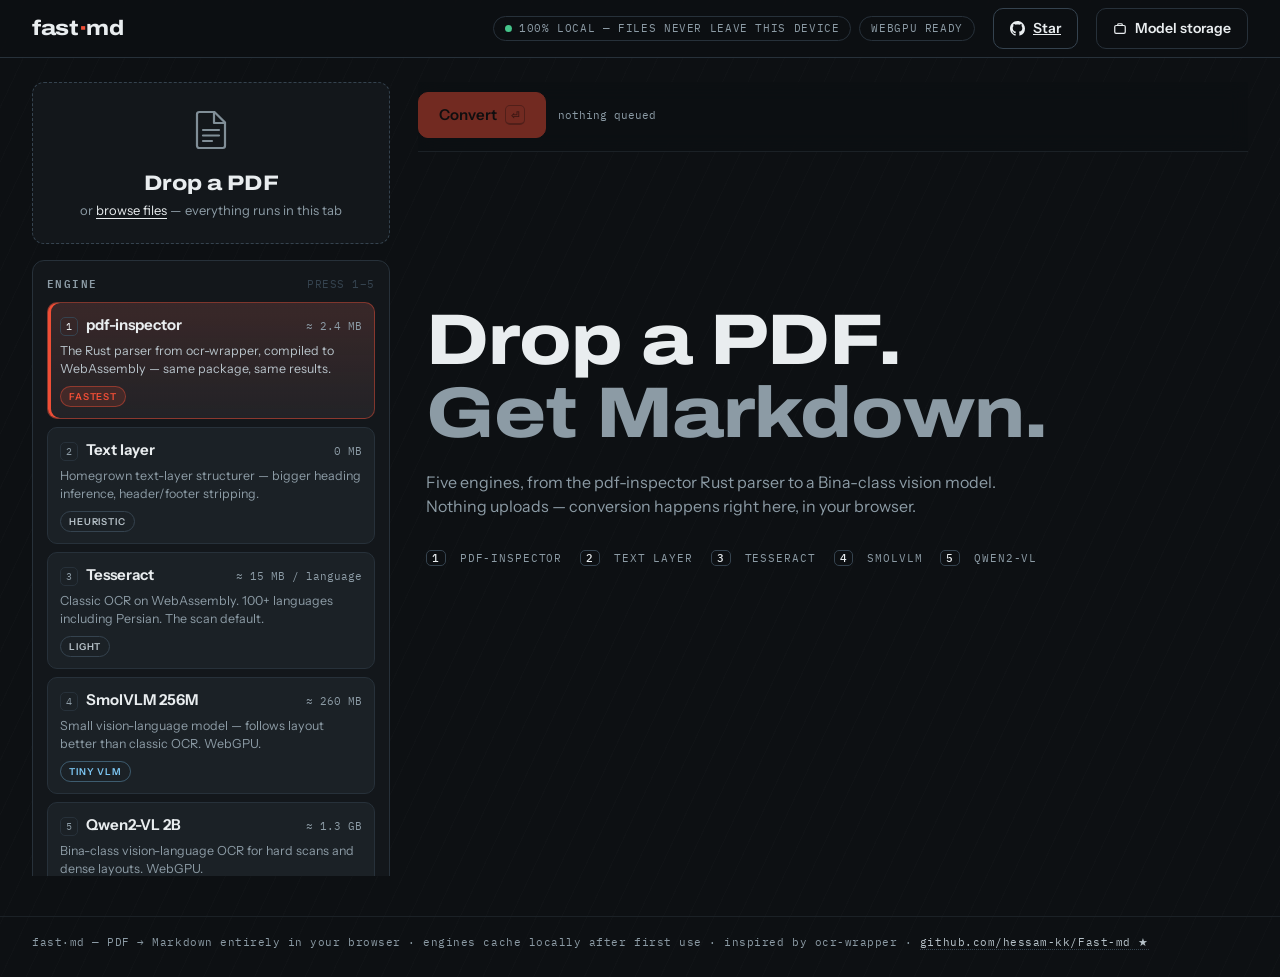
<file: index.html>
<!doctype html>
<html lang="en">
<head>
  <meta charset="utf-8" />
  <meta name="viewport" content="width=device-width, initial-scale=1" />
  <title>fast·md — PDF → Markdown, entirely in your browser</title>
  <meta name="description" content="Convert PDFs to Markdown with in-browser OCR engines. Nothing uploads — files never leave your device, models cache locally." />
  <meta name="color-scheme" content="dark" />
  <link rel="icon" href="favicon.svg" type="image/svg+xml" />
  <link rel="preconnect" href="https://fonts.googleapis.com" />
  <link rel="preconnect" href="https://fonts.gstatic.com" crossorigin />
  <link rel="preconnect" href="https://cdn.jsdelivr.net" crossorigin />
  <link rel="preconnect" href="https://huggingface.co" crossorigin />
  <link href="https://fonts.googleapis.com/css2?family=Archivo:ital,wdth,wght@0,62..125,100..900&family=IBM+Plex+Mono:wght@400;500;600&family=Instrument+Sans:wght@400;500;600;700&display=swap" rel="stylesheet" />
  <link rel="stylesheet" href="styles.css" />
  <script type="importmap">
    {
      "imports": {
        "@huggingface/transformers": "https://cdn.jsdelivr.net/npm/@huggingface/transformers@4.3.1/dist/transformers.web.js",
        "onnxruntime-web": "https://cdn.jsdelivr.net/npm/onnxruntime-web@1.31.0-dev.20260914-8d85527a0/dist/ort.bundle.min.mjs",
        "onnxruntime-web/webgpu": "https://cdn.jsdelivr.net/npm/onnxruntime-web@1.31.0-dev.20260914-8d85527a0/dist/ort.webgpu.bundle.min.mjs",
        "onnxruntime-web/wasm": "https://cdn.jsdelivr.net/npm/onnxruntime-web@1.31.0-dev.20260914-8d85527a0/dist/ort.wasm.bundle.min.mjs",
        "onnxruntime-common": "https://cdn.jsdelivr.net/npm/onnxruntime-common@1.31.0-dev.20260911-2a43ec07e/dist/esm/index.js"
      }
    }
  </script>
  <script src="vendor/tesseract/tesseract.min.js" defer></script>
</head>
<body>
  <header class="top">
    <a class="brand display" href="./" aria-label="fast·md home">fast<span class="brand-dot">·</span>md</a>
    <div class="top-status">
      <span class="chip mono"><span class="dot dot--done"></span>100% local — files never leave this device</span>
      <span class="chip chip--device mono" id="gpuChip">WebGPU…</span>
    </div>
    <a class="btn btn--ghost btn--gh" id="ghLink" href="https://github.com/hessam-kk/Fast-md" target="_blank" rel="noopener" aria-label="Star fast·md on GitHub">
      <svg width="15" height="15" viewBox="0 0 16 16" fill="currentColor" aria-hidden="true">
        <path d="M8 0C3.58 0 0 3.58 0 8c0 3.54 2.29 6.53 5.47 7.59.4.07.55-.17.55-.38 0-.19-.01-.82-.01-1.49-2.01.37-2.53-.49-2.69-.94-.09-.23-.48-.94-.82-1.13-.28-.15-.68-.52-.01-.53.63-.01 1.08.58 1.23.82.72 1.21 1.87.87 2.33.66.07-.52.28-.87.51-1.07-1.78-.2-3.64-.89-3.64-3.95 0-.87.31-1.59.82-2.15-.08-.2-.36-1.02.08-2.12 0 0 .67-.21 2.2.82.64-.18 1.32-.27 2-.27s1.36.09 2 .27c1.53-1.04 2.2-.82 2.2-.82.44 1.1.16 1.92.08 2.12.51.56.82 1.27.82 2.15 0 3.07-1.87 3.75-3.65 3.95.29.25.54.73.54 1.48 0 1.07-.01 1.93-.01 2.2 0 .21.15.46.55.38A8.01 8.01 0 0 0 16 8c0-4.42-3.58-8-8-8Z"/>
      </svg>
      <span id="ghStars">Star</span>
    </a>
    <button class="btn btn--ghost" id="storageBtn" type="button">
      <svg width="14" height="14" viewBox="0 0 16 16" fill="none" aria-hidden="true">
        <path d="M2 5.5C2 4.67 2.67 4 3.5 4h9c.83 0 1.5.67 1.5 1.5v6c0 .83-.67 1.5-1.5 1.5h-9A1.5 1.5 0 0 1 2 11.5v-6Z" stroke="currentColor" stroke-width="1.4"/>
        <path d="M5.5 4V2.8c0-.44.36-.8.8-.8h3.4c.44 0 .8.36.8.8V4" stroke="currentColor" stroke-width="1.4"/>
      </svg>
      Model storage
    </button>
  </header>

  <main class="layout">
    <aside class="side">
      <div class="drop" id="dropzone" role="button" tabindex="0" aria-label="Drop a PDF or browse files">
        <svg class="drop-icon" width="34" height="42" viewBox="0 0 34 42" fill="none" aria-hidden="true">
          <path d="M3 5.2A2.2 2.2 0 0 1 5.2 3h15.3L31 13.5v23.3A2.2 2.2 0 0 1 28.8 39H5.2A2.2 2.2 0 0 1 3 36.8V5.2Z" stroke="currentColor" stroke-width="2.2"/>
          <path d="M20 3.6V14h10.4" stroke="currentColor" stroke-width="2.2" stroke-linejoin="round"/>
          <path d="M9 21h16M9 26.5h16M9 32h9" stroke="currentColor" stroke-width="2.2" stroke-linecap="round"/>
        </svg>
        <div class="drop-title display">Drop a PDF</div>
        <div class="drop-sub">or <span class="link">browse files</span> — everything runs in this tab</div>
        <input type="file" id="fileInput" accept="application/pdf,.pdf" multiple hidden />
      </div>

      <p class="hint mono is-hidden" id="pdfHint"></p>

      <div class="queue is-hidden" id="fileListRow">
        <ul class="file-list" id="fileList"></ul>
      </div>

      <section class="panel" aria-label="Conversion engines">
        <h2 class="eyebrow mono">Engine <span class="eyebrow-keys">press 1–5</span></h2>
        <div class="engine-rail" id="engineRail" role="radiogroup" aria-label="Choose engine"></div>
      </section>

      <section class="panel" aria-label="Options">
        <h2 class="eyebrow mono">Options</h2>

        <div class="opt-row" id="dpiRow">
          <span class="opt-label">Render DPI <span class="opt-note">OCR engines only</span></span>
          <div class="seg">
            <button class="seg-btn mono" type="button" data-dpi="150">150</button>
            <button class="seg-btn mono" type="button" data-dpi="220">220</button>
            <button class="seg-btn mono" type="button" data-dpi="300">300</button>
          </div>
        </div>

        <div class="opt-row" id="workersRow">
          <span class="opt-label">OCR workers <span class="opt-note">Tesseract</span></span>
          <div class="seg">
            <button class="seg-btn mono" type="button" data-workers="1">1</button>
            <button class="seg-btn mono" type="button" data-workers="2">2</button>
            <button class="seg-btn mono" type="button" data-workers="3">3</button>
            <button class="seg-btn mono" type="button" data-workers="4">4</button>
          </div>
        </div>

        <div class="opt-row" id="langRow">
          <span class="opt-label">Languages <span class="opt-note">Tesseract</span></span>
          <div class="lang-chips" id="langChips"></div>
        </div>

        <div class="opt-row opt-row--tokens is-hidden" id="tokensRow">
          <span class="opt-label">Max tokens / page <span class="opt-note mono" id="tokensValue">1024</span></span>
          <input type="range" id="maxTokens" min="256" max="2048" step="128" aria-label="Max tokens per page" />
        </div>

        <div class="opt-row">
          <span class="opt-label">Pages <span class="opt-note">blank = all, e.g. 1-10, 15</span></span>
          <input type="text" id="pageRange" class="input mono" placeholder="all" spellcheck="false" autocomplete="off" />
        </div>

        <div class="opt-row">
          <span class="opt-label">Persian tidy-up <span class="opt-note">half-spaces &amp; glyphs</span></span>
          <select id="normalizeSel" class="input">
            <option value="auto">Auto — when text is RTL</option>
            <option value="on">Always on</option>
            <option value="off">Off</option>
          </select>
        </div>
      </section>
    </aside>

    <section class="stage">
      <div class="stage-bar">
        <button class="btn btn--primary" id="convertBtn" type="button">
          Convert <kbd>⏎</kbd>
        </button>
        <span class="runbar-count mono" id="convertCount">nothing queued</span>
        <button class="btn btn--danger is-hidden" id="stopBtn" type="button">Stop <kbd>esc</kbd></button>
      </div>
      <div class="stage-empty" id="stageEmpty">
        <h1 class="hero display">Drop a PDF.<br /><span class="hero-dim">Get Markdown.</span></h1>
        <p class="hero-sub">Five engines, from the pdf-inspector Rust parser to a Bina-class
          vision model. Nothing uploads — conversion happens right here, in your browser.</p>
        <div class="legend mono" aria-hidden="true">
          <span><b>1</b> pdf-inspector</span><span><b>2</b> Text layer</span>
          <span><b>3</b> Tesseract</span><span><b>4</b> SmolVLM</span>
          <span><b>5</b> Qwen2-VL</span>
        </div>
      </div>

      <div class="stage-run is-hidden" id="stageRun">
        <div class="run-head">
          <h2 class="run-title" id="runTitle">Converting…</h2>
          <div class="run-stats mono">
            <div class="stat"><span class="stat-label">pages</span><span class="stat-value" id="statDone">0/0</span></div>
            <div class="stat"><span class="stat-label">pg / s</span><span class="stat-value" id="statRate">0.0</span></div>
            <div class="stat"><span class="stat-label">eta</span><span class="stat-value" id="statEta">—</span></div>
          </div>
        </div>
        <div class="reel" id="reel" aria-hidden="true"></div>
        <div class="model-status is-hidden" id="modelStatus">
          <span class="model-label mono" id="modelLabel">Loading…</span>
          <div class="model-track"><div class="model-bar" id="modelBar"></div></div>
          <span class="model-bytes mono" id="modelBytes"></span>
        </div>
      </div>

      <div class="stage-result is-hidden" id="stageResult">
        <div class="result-top">
          <div class="result-tabs" id="resultTabs"></div>
          <div class="result-actions">
            <div class="seg" id="viewTabs">
              <button class="seg-btn" type="button" data-view="preview">Preview</button>
              <button class="seg-btn" type="button" data-view="markdown">Markdown</button>
            </div>
            <button class="btn btn--ghost" id="copyBtn" type="button">Copy</button>
            <button class="btn btn--primary" id="downloadBtn" type="button">Download .md</button>
          </div>
        </div>
        <p class="result-stats mono" id="resultStats"></p>
        <div class="well is-paper" id="resultBody"></div>
      </div>
    </section>
  </main>

  <footer class="foot mono">
    fast·md — PDF → Markdown entirely in your browser · engines cache locally after first use ·
    inspired by ocr-wrapper · <a class="foot-link" href="https://github.com/hessam-kk/Fast-md" target="_blank" rel="noopener">github.com/hessam-kk/Fast-md ★</a>
  </footer>

  <dialog id="storageDlg" class="dlg" aria-label="Model storage">
    <div class="dlg-head">
      <h2 class="display">Model storage</h2>
      <button class="btn btn--ghost" id="storageClose" type="button" aria-label="Close">Close</button>
    </div>
    <p class="dlg-note">Models download once from the Hugging Face CDN, then live in this
      browser’s cache — conversions afterwards run fully offline.</p>
    <ul class="model-list" id="modelList"></ul>
    <div class="storage-meter">
      <div class="storage-track"><div class="storage-bar" id="storageBar"></div></div>
      <span class="mono" id="storageText"></span>
    </div>
  </dialog>

  <div class="toasts" aria-live="polite"></div>

  <script type="module" src="app/main.js"></script>
</body>
</html>
</file>
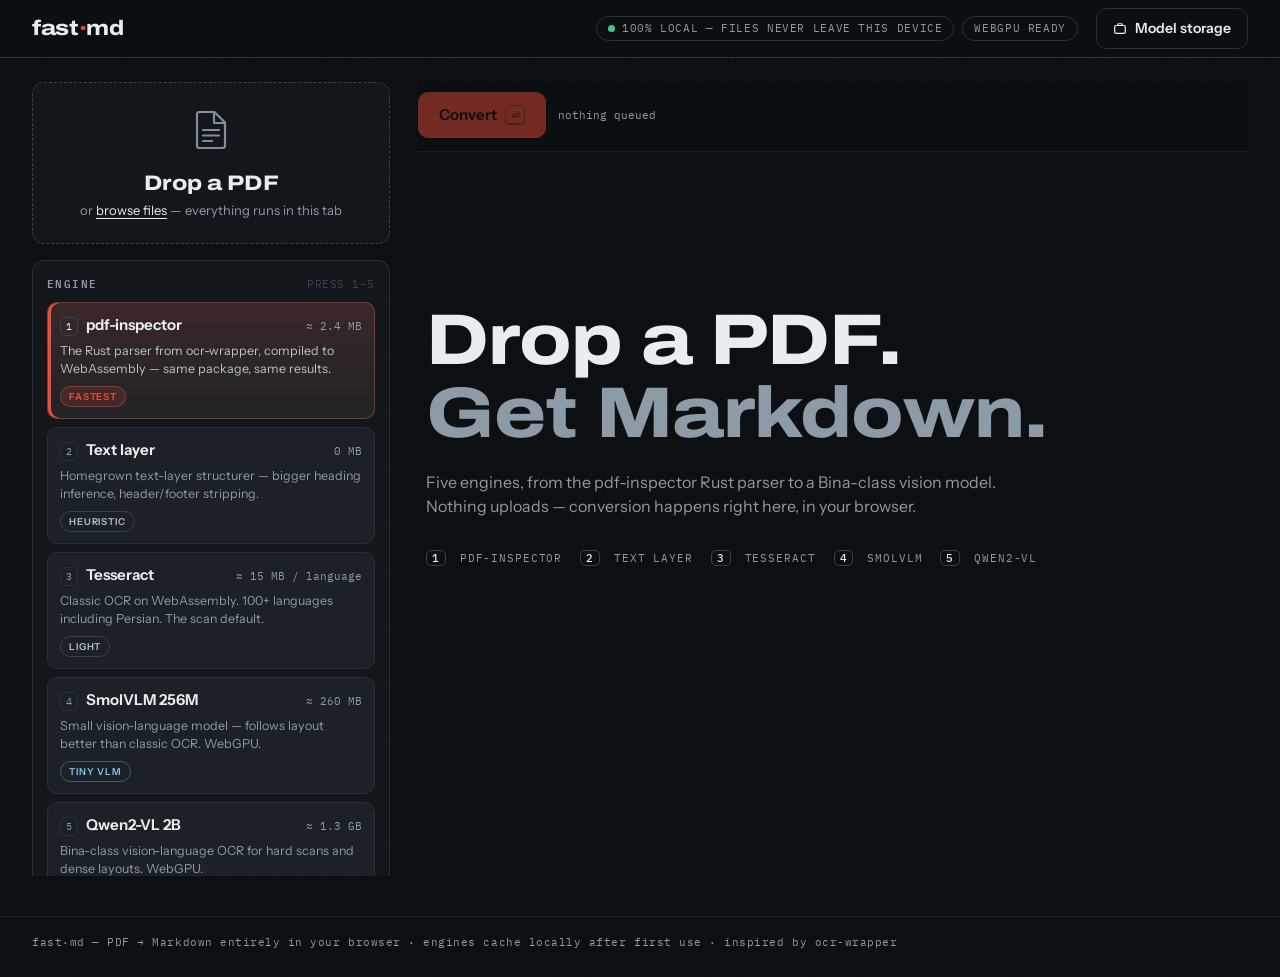
<file: public/index.html>
<!doctype html>
<html lang="en">
<head>
  <meta charset="utf-8" />
  <meta name="viewport" content="width=device-width, initial-scale=1" />
  <title>fast·md — PDF → Markdown, entirely in your browser</title>
  <meta name="description" content="Convert PDFs to Markdown with in-browser OCR engines. Nothing uploads — files never leave your device, models cache locally." />
  <meta name="color-scheme" content="dark" />
  <link rel="icon" href="/favicon.svg" type="image/svg+xml" />
  <link rel="preconnect" href="https://fonts.googleapis.com" />
  <link rel="preconnect" href="https://fonts.gstatic.com" crossorigin />
  <link rel="preconnect" href="https://cdn.jsdelivr.net" crossorigin />
  <link rel="preconnect" href="https://huggingface.co" crossorigin />
  <link href="https://fonts.googleapis.com/css2?family=Archivo:ital,wdth,wght@0,62..125,100..900&family=IBM+Plex+Mono:wght@400;500;600&family=Instrument+Sans:wght@400;500;600;700&display=swap" rel="stylesheet" />
  <link rel="stylesheet" href="/styles.css" />
  <script type="importmap">
    {
      "imports": {
        "@huggingface/transformers": "https://cdn.jsdelivr.net/npm/@huggingface/transformers@4.3.1/dist/transformers.web.js",
        "onnxruntime-web": "https://cdn.jsdelivr.net/npm/onnxruntime-web@1.31.0-dev.20260914-8d85527a0/dist/ort.bundle.min.mjs",
        "onnxruntime-web/webgpu": "https://cdn.jsdelivr.net/npm/onnxruntime-web@1.31.0-dev.20260914-8d85527a0/dist/ort.webgpu.bundle.min.mjs",
        "onnxruntime-web/wasm": "https://cdn.jsdelivr.net/npm/onnxruntime-web@1.31.0-dev.20260914-8d85527a0/dist/ort.wasm.bundle.min.mjs",
        "onnxruntime-common": "https://cdn.jsdelivr.net/npm/onnxruntime-common@1.31.0-dev.20260911-2a43ec07e/dist/esm/index.js"
      }
    }
  </script>
  <script src="/vendor/tesseract/tesseract.min.js" defer></script>
</head>
<body>
  <header class="top">
    <a class="brand display" href="/" aria-label="fast·md home">fast<span class="brand-dot">·</span>md</a>
    <div class="top-status">
      <span class="chip mono"><span class="dot dot--done"></span>100% local — files never leave this device</span>
      <span class="chip chip--device mono" id="gpuChip">WebGPU…</span>
    </div>
    <button class="btn btn--ghost" id="storageBtn" type="button">
      <svg width="14" height="14" viewBox="0 0 16 16" fill="none" aria-hidden="true">
        <path d="M2 5.5C2 4.67 2.67 4 3.5 4h9c.83 0 1.5.67 1.5 1.5v6c0 .83-.67 1.5-1.5 1.5h-9A1.5 1.5 0 0 1 2 11.5v-6Z" stroke="currentColor" stroke-width="1.4"/>
        <path d="M5.5 4V2.8c0-.44.36-.8.8-.8h3.4c.44 0 .8.36.8.8V4" stroke="currentColor" stroke-width="1.4"/>
      </svg>
      Model storage
    </button>
  </header>

  <main class="layout">
    <aside class="side">
      <div class="drop" id="dropzone" role="button" tabindex="0" aria-label="Drop a PDF or browse files">
        <svg class="drop-icon" width="34" height="42" viewBox="0 0 34 42" fill="none" aria-hidden="true">
          <path d="M3 5.2A2.2 2.2 0 0 1 5.2 3h15.3L31 13.5v23.3A2.2 2.2 0 0 1 28.8 39H5.2A2.2 2.2 0 0 1 3 36.8V5.2Z" stroke="currentColor" stroke-width="2.2"/>
          <path d="M20 3.6V14h10.4" stroke="currentColor" stroke-width="2.2" stroke-linejoin="round"/>
          <path d="M9 21h16M9 26.5h16M9 32h9" stroke="currentColor" stroke-width="2.2" stroke-linecap="round"/>
        </svg>
        <div class="drop-title display">Drop a PDF</div>
        <div class="drop-sub">or <span class="link">browse files</span> — everything runs in this tab</div>
        <input type="file" id="fileInput" accept="application/pdf,.pdf" multiple hidden />
      </div>

      <p class="hint mono is-hidden" id="pdfHint"></p>

      <div class="queue is-hidden" id="fileListRow">
        <ul class="file-list" id="fileList"></ul>
      </div>

      <section class="panel" aria-label="Conversion engines">
        <h2 class="eyebrow mono">Engine <span class="eyebrow-keys">press 1–5</span></h2>
        <div class="engine-rail" id="engineRail" role="radiogroup" aria-label="Choose engine"></div>
      </section>

      <section class="panel" aria-label="Options">
        <h2 class="eyebrow mono">Options</h2>

        <div class="opt-row" id="dpiRow">
          <span class="opt-label">Render DPI <span class="opt-note">OCR engines only</span></span>
          <div class="seg">
            <button class="seg-btn mono" type="button" data-dpi="150">150</button>
            <button class="seg-btn mono" type="button" data-dpi="220">220</button>
            <button class="seg-btn mono" type="button" data-dpi="300">300</button>
          </div>
        </div>

        <div class="opt-row" id="workersRow">
          <span class="opt-label">OCR workers <span class="opt-note">Tesseract</span></span>
          <div class="seg">
            <button class="seg-btn mono" type="button" data-workers="1">1</button>
            <button class="seg-btn mono" type="button" data-workers="2">2</button>
            <button class="seg-btn mono" type="button" data-workers="3">3</button>
            <button class="seg-btn mono" type="button" data-workers="4">4</button>
          </div>
        </div>

        <div class="opt-row" id="langRow">
          <span class="opt-label">Languages <span class="opt-note">Tesseract</span></span>
          <div class="lang-chips" id="langChips"></div>
        </div>

        <div class="opt-row opt-row--tokens is-hidden" id="tokensRow">
          <span class="opt-label">Max tokens / page <span class="opt-note mono" id="tokensValue">1024</span></span>
          <input type="range" id="maxTokens" min="256" max="2048" step="128" aria-label="Max tokens per page" />
        </div>

        <div class="opt-row">
          <span class="opt-label">Pages <span class="opt-note">blank = all, e.g. 1-10, 15</span></span>
          <input type="text" id="pageRange" class="input mono" placeholder="all" spellcheck="false" autocomplete="off" />
        </div>

        <div class="opt-row">
          <span class="opt-label">Persian tidy-up <span class="opt-note">half-spaces &amp; glyphs</span></span>
          <select id="normalizeSel" class="input">
            <option value="auto">Auto — when text is RTL</option>
            <option value="on">Always on</option>
            <option value="off">Off</option>
          </select>
        </div>
      </section>
    </aside>

    <section class="stage">
      <div class="stage-bar">
        <button class="btn btn--primary" id="convertBtn" type="button">
          Convert <kbd>⏎</kbd>
        </button>
        <span class="runbar-count mono" id="convertCount">nothing queued</span>
        <button class="btn btn--danger is-hidden" id="stopBtn" type="button">Stop <kbd>esc</kbd></button>
      </div>
      <div class="stage-empty" id="stageEmpty">
        <h1 class="hero display">Drop a PDF.<br /><span class="hero-dim">Get Markdown.</span></h1>
        <p class="hero-sub">Five engines, from the pdf-inspector Rust parser to a Bina-class
          vision model. Nothing uploads — conversion happens right here, in your browser.</p>
        <div class="legend mono" aria-hidden="true">
          <span><b>1</b> pdf-inspector</span><span><b>2</b> Text layer</span>
          <span><b>3</b> Tesseract</span><span><b>4</b> SmolVLM</span>
          <span><b>5</b> Qwen2-VL</span>
        </div>
      </div>

      <div class="stage-run is-hidden" id="stageRun">
        <div class="run-head">
          <h2 class="run-title" id="runTitle">Converting…</h2>
          <div class="run-stats mono">
            <div class="stat"><span class="stat-label">pages</span><span class="stat-value" id="statDone">0/0</span></div>
            <div class="stat"><span class="stat-label">pg / s</span><span class="stat-value" id="statRate">0.0</span></div>
            <div class="stat"><span class="stat-label">eta</span><span class="stat-value" id="statEta">—</span></div>
          </div>
        </div>
        <div class="reel" id="reel" aria-hidden="true"></div>
        <div class="model-status is-hidden" id="modelStatus">
          <span class="model-label mono" id="modelLabel">Loading…</span>
          <div class="model-track"><div class="model-bar" id="modelBar"></div></div>
          <span class="model-bytes mono" id="modelBytes"></span>
        </div>
      </div>

      <div class="stage-result is-hidden" id="stageResult">
        <div class="result-top">
          <div class="result-tabs" id="resultTabs"></div>
          <div class="result-actions">
            <div class="seg" id="viewTabs">
              <button class="seg-btn" type="button" data-view="preview">Preview</button>
              <button class="seg-btn" type="button" data-view="markdown">Markdown</button>
            </div>
            <button class="btn btn--ghost" id="copyBtn" type="button">Copy</button>
            <button class="btn btn--primary" id="downloadBtn" type="button">Download .md</button>
          </div>
        </div>
        <p class="result-stats mono" id="resultStats"></p>
        <div class="well is-paper" id="resultBody"></div>
      </div>
    </section>
  </main>

  <footer class="foot mono">
    fast·md — PDF → Markdown entirely in your browser · engines cache locally after first use · inspired by ocr-wrapper
  </footer>

  <dialog id="storageDlg" class="dlg" aria-label="Model storage">
    <div class="dlg-head">
      <h2 class="display">Model storage</h2>
      <button class="btn btn--ghost" id="storageClose" type="button" aria-label="Close">Close</button>
    </div>
    <p class="dlg-note">Models download once from the Hugging Face CDN, then live in this
      browser’s cache — conversions afterwards run fully offline.</p>
    <ul class="model-list" id="modelList"></ul>
    <div class="storage-meter">
      <div class="storage-track"><div class="storage-bar" id="storageBar"></div></div>
      <span class="mono" id="storageText"></span>
    </div>
  </dialog>

  <div class="toasts" aria-live="polite"></div>

  <script type="module" src="/app/main.js"></script>
</body>
</html>
</file>
<file: styles.css>
/* fast·md — design system
   Ink-dark tool chrome around a paper-white output well; the one accent is
   the PDF badge's own red. Signature element: the page reel. */

:root {
  --ink-950: #0d1013;
  --ink-900: #13171b;
  --ink-800: #1b2126;
  --ink-700: #27313a;
  --ink-600: #35434f;
  --fog-500: #8c9ba5;
  --fog-300: #b7c2c9;
  --fog-100: #e9edef;
  --paper: #f6f2e9;
  --paper-ink: #1a1c1e;
  --paper-dim: #5c6167;
  --red: #f04e36;
  --red-soft: rgba(240, 78, 54, 0.14);
  --red-line: rgba(240, 78, 54, 0.45);
  --ok: #45c48a;
  --warn: #e8a33d;
  --font-ui: "Instrument Sans", "Segoe UI", system-ui, sans-serif;
  --font-display: "Archivo", "Instrument Sans", sans-serif;
  --font-mono: "IBM Plex Mono", "Cascadia Mono", Consolas, monospace;
  --radius: 12px;
  --shadow-pop: 0 12px 40px rgba(0, 0, 0, 0.45);
}

* { box-sizing: border-box; }

html { color-scheme: dark; }

body {
  margin: 0;
  min-height: 100dvh;
  display: flex;
  flex-direction: column;
  background:
    repeating-linear-gradient(115deg,
      transparent 0 22px,
      rgba(255, 255, 255, 0.012) 22px 23px),
    var(--ink-950);
  color: var(--fog-100);
  font-family: var(--font-ui);
  font-size: 15px;
  line-height: 1.5;
  -webkit-font-smoothing: antialiased;
}

.mono { font-family: var(--font-mono); }

.display {
  font-family: var(--font-display);
  font-stretch: 118%;
  font-weight: 780;
  letter-spacing: -0.015em;
}

button { font: inherit; color: inherit; cursor: pointer; }
button:disabled { cursor: not-allowed; opacity: 0.45; }

:focus-visible {
  outline: 2px solid var(--red);
  outline-offset: 2px;
  border-radius: 4px;
}

.is-hidden { display: none !important; }

/* ------------------------------------------------------------- top bar -- */

.top {
  display: flex;
  align-items: center;
  gap: 18px;
  padding: 0 clamp(16px, 3vw, 32px);
  height: 58px;
  border-bottom: 1px solid var(--ink-700);
  background: rgba(13, 16, 19, 0.86);
  position: sticky;
  top: 0;
  z-index: 20;
  backdrop-filter: blur(10px);
}

.brand {
  font-size: 21px;
  color: var(--fog-100);
  text-decoration: none;
  line-height: 1;
}
.brand-dot { color: var(--red); }

.top-status {
  display: flex;
  gap: 8px;
  margin-left: auto;
  flex-wrap: wrap;
  justify-content: flex-end;
}

.chip {
  display: inline-flex;
  align-items: center;
  gap: 7px;
  font-size: 10.5px;
  letter-spacing: 0.06em;
  text-transform: uppercase;
  color: var(--fog-500);
  border: 1px solid var(--ink-700);
  border-radius: 999px;
  padding: 4px 11px;
  white-space: nowrap;
}
.chip--device.is-off { color: var(--warn); border-color: rgba(232, 163, 61, 0.4); }

.dot {
  width: 7px; height: 7px; border-radius: 50%;
  background: var(--ink-600);
  display: inline-block; flex: none;
}
.dot--done { background: var(--ok); }
.dot--error { background: var(--red); }

/* -------------------------------------------------------------- layout -- */

.layout {
  flex: 1;
  display: grid;
  grid-template-columns: 360px minmax(0, 1fr);
  gap: 26px;
  padding: 24px clamp(16px, 3vw, 32px) 40px;
  max-width: 1460px;
  width: 100%;
  margin: 0 auto;
  align-items: start;
}

.side {
  display: flex;
  flex-direction: column;
  gap: 16px;
  position: sticky;
  top: 82px;
  max-height: calc(100dvh - 106px);
  overflow-y: auto;
  scrollbar-width: thin;
  padding-right: 2px;
}

.stage { min-height: 520px; }

/* ------------------------------------------------------------ dropzone -- */

.drop {
  border: 1.5px dashed var(--ink-600);
  border-radius: var(--radius);
  padding: 26px 18px 22px;
  text-align: center;
  color: var(--fog-500);
  transition: border-color 0.18s ease, background 0.18s ease, transform 0.18s ease;
  cursor: pointer;
  background: var(--ink-900);
}
.drop:hover, .drop:focus-visible { border-color: var(--fog-500); color: var(--fog-300); }
.drop.is-drag {
  border-color: var(--red);
  background: var(--red-soft);
  color: var(--fog-100);
  transform: scale(1.012);
}
.drop-icon { opacity: 0.9; }
.drop.is-drag .drop-icon { animation: bob 0.9s ease-in-out infinite; }
@keyframes bob { 50% { transform: translateY(-4px); } }

.drop-title { font-size: 21px; color: var(--fog-100); margin: 10px 0 2px; }
.drop-sub { font-size: 13px; }
.link { color: var(--fog-100); text-decoration: underline; text-underline-offset: 3px; }

.hint {
  margin: -4px 0 0;
  padding: 8px 12px;
  font-size: 11.5px;
  color: var(--fog-300);
  background: var(--ink-900);
  border: 1px solid var(--ink-700);
  border-left: 3px solid var(--red);
  border-radius: 8px;
}

/* --------------------------------------------------------------- queue -- */

.queue { margin: -2px 0; }
.file-list {
  list-style: none;
  margin: 0; padding: 0;
  display: flex;
  flex-direction: column;
  gap: 4px;
  max-height: 150px;
  overflow-y: auto;
}
.file-item {
  display: flex;
  align-items: center;
  gap: 9px;
  padding: 7px 10px;
  background: var(--ink-900);
  border: 1px solid var(--ink-700);
  border-radius: 9px;
  font-size: 13px;
}
.file-name {
  flex: 1;
  min-width: 0;
  overflow: hidden;
  text-overflow: ellipsis;
  white-space: nowrap;
}
.file-meta { color: var(--fog-500); font-size: 10.5px; flex: none; }
.file-remove {
  flex: none;
  background: none;
  border: 0;
  color: var(--fog-500);
  font-size: 16px;
  line-height: 1;
  padding: 2px 5px;
  border-radius: 6px;
}
.file-remove:hover { color: var(--red); background: var(--red-soft); }

/* --------------------------------------------------------------- panel -- */

.panel {
  background: var(--ink-900);
  border: 1px solid var(--ink-700);
  border-radius: var(--radius);
  padding: 14px;
}

.eyebrow {
  display: flex;
  justify-content: space-between;
  align-items: baseline;
  margin: 0 0 10px;
  font-size: 10.5px;
  font-weight: 600;
  letter-spacing: 0.14em;
  text-transform: uppercase;
  color: var(--fog-500);
}
.eyebrow-keys { font-weight: 400; letter-spacing: 0.05em; color: var(--ink-600); }

/* --------------------------------------------------------- engine rail -- */

.engine-rail { display: flex; flex-direction: column; gap: 8px; }

.engine {
  display: block;
  width: 100%;
  text-align: left;
  background: var(--ink-800);
  border: 1px solid var(--ink-700);
  border-radius: 10px;
  padding: 11px 12px;
  transition: border-color 0.15s ease, background 0.15s ease, transform 0.15s ease;
  animation: card-in 0.4s backwards cubic-bezier(0.2, 0.7, 0.2, 1);
}
.engine:nth-child(1) { animation-delay: 0.03s; }
.engine:nth-child(2) { animation-delay: 0.09s; }
.engine:nth-child(3) { animation-delay: 0.15s; }
.engine:nth-child(4) { animation-delay: 0.21s; }
@keyframes card-in { from { opacity: 0; transform: translateY(8px); } }

.engine:hover { border-color: var(--ink-600); transform: translateY(-1px); }
.engine.is-selected {
  border-color: var(--red-line);
  background: linear-gradient(180deg, var(--red-soft), transparent 130%), var(--ink-800);
  box-shadow: inset 3px 0 0 var(--red);
}

.engine-head {
  display: flex;
  align-items: baseline;
  gap: 8px;
}
.engine-key {
  font-size: 10px;
  color: var(--fog-500);
  border: 1px solid var(--ink-700);
  border-radius: 5px;
  padding: 0 5px;
  line-height: 17px;
}
.engine.is-selected .engine-key { color: var(--fog-100); border-color: var(--ink-600); }
.engine-name { font-weight: 650; font-size: 15px; }
.engine-size { margin-left: auto; font-size: 10.5px; color: var(--fog-500); }

.engine-blurb {
  margin: 5px 0 8px;
  font-size: 12.5px;
  line-height: 1.45;
  color: var(--fog-500);
}
.engine.is-selected .engine-blurb { color: var(--fog-300); }

.engine-foot { display: flex; gap: 6px; flex-wrap: wrap; }

.badge {
  font-size: 9.5px;
  font-weight: 600;
  letter-spacing: 0.09em;
  text-transform: uppercase;
  padding: 2.5px 8px;
  border-radius: 999px;
  border: 1px solid transparent;
}
.badge--inspector { color: var(--red); border-color: var(--red-line); background: var(--red-soft); }
.badge--instant { color: var(--fog-300); border-color: var(--ink-600); }
.badge--tesseract { color: var(--fog-300); border-color: var(--ink-600); }
.badge--smolvlm { color: #7ec8f5; border-color: rgba(126, 200, 245, 0.35); }
.badge--qwen { color: var(--warn); border-color: rgba(232, 163, 61, 0.4); }
.badge--cached { color: var(--ok); border-color: rgba(69, 196, 138, 0.4); }
.badge--warn { color: var(--warn); border-color: rgba(232, 163, 61, 0.4); }

/* -------------------------------------------------------------- options -- */

.opt-row {
  display: flex;
  flex-direction: column;
  gap: 7px;
  padding: 10px 2px;
  border-top: 1px solid var(--ink-800);
}
.opt-row:first-of-type { border-top: 0; }
.opt-label {
  font-size: 12.5px;
  font-weight: 550;
  display: flex;
  justify-content: space-between;
  gap: 8px;
}
.opt-note { color: var(--fog-500); font-weight: 400; font-size: 11px; }

.seg {
  display: inline-flex;
  background: var(--ink-800);
  border: 1px solid var(--ink-700);
  border-radius: 9px;
  padding: 3px;
  gap: 3px;
  width: max-content;
}
.seg-btn {
  border: 0;
  background: none;
  border-radius: 6px;
  padding: 4.5px 12px;
  font-size: 12.5px;
  color: var(--fog-500);
  transition: background 0.12s ease, color 0.12s ease;
}
.seg-btn:hover { color: var(--fog-100); }
.seg-btn.is-active { background: var(--ink-600); color: var(--fog-100); }

.lang-chips { display: flex; flex-wrap: wrap; gap: 5px; }
.chip-btn {
  font-size: 11.5px;
  padding: 3.5px 10px;
  border-radius: 999px;
  border: 1px solid var(--ink-700);
  background: var(--ink-800);
  color: var(--fog-500);
  transition: all 0.12s ease;
}
.chip-btn:hover { color: var(--fog-100); border-color: var(--ink-600); }
.chip-btn.is-active {
  color: var(--fog-100);
  border-color: var(--red-line);
  background: var(--red-soft);
}

.input {
  width: 100%;
  background: var(--ink-800);
  border: 1px solid var(--ink-700);
  border-radius: 9px;
  padding: 8px 11px;
  color: var(--fog-100);
  font-size: 13px;
}
select.input { appearance: none; }
select.input option { background: var(--ink-900); color: var(--fog-100); }
.input:focus { border-color: var(--ink-600); outline: none; }

input[type="range"] {
  width: 100%;
  accent-color: var(--red);
}

/* --------------------------------------------------------------- runbar -- */

/* Convert lives at the top of the stage — same spot in every state, no
   scrolling needed however long the options list gets. */
.stage-bar {
  position: sticky;
  top: 58px;
  z-index: 10;
  display: flex;
  align-items: center;
  gap: 12px;
  padding: 10px 0 12px;
  margin-bottom: 14px;
  border-bottom: 1px solid var(--ink-800);
  background: rgba(13, 16, 19, 0.92);
  backdrop-filter: blur(10px);
}
.stage-bar .runbar-count { margin-right: auto; }

.runbar-count { font-size: 11px; color: var(--fog-500); }

.btn {
  display: inline-flex;
  align-items: center;
  gap: 8px;
  border-radius: 10px;
  border: 1px solid var(--ink-700);
  background: var(--ink-800);
  color: var(--fog-100);
  padding: 9px 16px;
  font-weight: 600;
  font-size: 14px;
  transition: filter 0.12s ease, border-color 0.12s ease;
}
.btn:hover { border-color: var(--ink-600); }
kbd {
  font-family: var(--font-mono);
  font-size: 10px;
  color: var(--fog-500);
  border: 1px solid var(--ink-600);
  border-bottom-width: 2px;
  border-radius: 5px;
  padding: 1px 5px;
}
.btn--primary {
  background: var(--red);
  border-color: var(--red);
  color: #16100e;
  padding: 11px 20px;
  font-size: 15px;
}
.btn--primary kbd { color: #7a2417; border-color: rgba(0, 0, 0, 0.3); }
.btn--primary:hover { filter: brightness(1.08); border-color: var(--red); }
.btn--danger { color: var(--red); border-color: var(--red-line); background: var(--red-soft); }
.btn--ghost { background: transparent; }

.runbar-count { font-size: 11px; color: var(--fog-500); }

/* ---------------------------------------------------------- stage empty -- */

.stage {
  display: flex;
  flex-direction: column;
}

.stage-empty {
  flex: 1;
  display: flex;
  flex-direction: column;
  align-items: flex-start;
  justify-content: center;
  gap: 6px;
  min-height: 60vh;
  padding: 20px 8px;
}

.hero {
  margin: 0;
  font-size: clamp(44px, 5.6vw, 78px);
  line-height: 1.02;
  color: var(--fog-100);
}
.hero-dim { color: var(--fog-500); }

.hero-sub {
  max-width: 52ch;
  color: var(--fog-500);
  font-size: 16px;
  margin: 14px 0 26px;
}

.legend {
  display: flex;
  gap: 18px;
  flex-wrap: wrap;
  font-size: 11px;
  letter-spacing: 0.08em;
  text-transform: uppercase;
  color: var(--fog-500);
}
.legend b {
  color: var(--fog-100);
  border: 1px solid var(--ink-600);
  border-radius: 5px;
  padding: 0 5px;
  margin-right: 6px;
  font-weight: 500;
}

/* ------------------------------------------------------------ stage run -- */

.run-head {
  display: flex;
  align-items: flex-end;
  justify-content: space-between;
  gap: 16px;
  flex-wrap: wrap;
  margin-bottom: 18px;
}
.run-title {
  margin: 0;
  font-size: 19px;
  font-weight: 650;
  overflow: hidden;
  text-overflow: ellipsis;
  white-space: nowrap;
  max-width: 46ch;
}
.run-stats { display: flex; gap: 26px; }
.stat { display: flex; flex-direction: column; align-items: flex-end; }
.stat-label {
  font-size: 9.5px;
  letter-spacing: 0.14em;
  text-transform: uppercase;
  color: var(--fog-500);
}
.stat-value {
  font-size: 22px;
  font-weight: 500;
  color: var(--fog-100);
  font-variant-numeric: tabular-nums;
  line-height: 1.25;
}

/* the signature: a film strip of page chips, filling as pages complete */
.reel {
  display: flex;
  flex-wrap: wrap;
  gap: 5px;
  padding: 16px;
  background: var(--ink-900);
  border: 1px solid var(--ink-700);
  border-radius: var(--radius);
  max-height: 42vh;
  overflow-y: auto;
}
.pg-chip {
  --fill: 0;
  position: relative;
  width: 34px;
  height: 42px;
  border-radius: 7px;
  background: var(--ink-800);
  border: 1px solid var(--ink-700);
  font-family: var(--font-mono);
  font-size: 10px;
  color: var(--fog-500);
  display: flex;
  align-items: center;
  justify-content: center;
  overflow: hidden;
  flex: none;
}
.pg-chip::before {
  content: "";
  position: absolute;
  inset: 0;
  background: linear-gradient(180deg, var(--red-soft), rgba(240, 78, 54, 0.32));
  clip-path: inset(calc((1 - var(--fill)) * 100%) 0 0 0);
  transition: clip-path 0.3s ease;
}
.pg-chip > * { position: relative; }
.pg-chip { justify-content: center; }
.pg-chip.is-done {
  border-color: var(--red-line);
  color: var(--fog-100);
}
.pg-chip.is-done::after {
  content: "";
  position: absolute;
  left: 6px; right: 6px; top: 5px;
  height: 2px;
  background: var(--red);
  border-radius: 2px;
}

.model-status {
  display: grid;
  grid-template-columns: 1fr 3px auto;
  gap: 12px;
  align-items: center;
  margin-top: 12px;
}
.model-label { font-size: 11px; color: var(--fog-300); }
.model-track { height: 3px; border-radius: 3px; background: var(--ink-700); overflow: hidden; width: 180px; }
.model-bar { height: 100%; width: 0; background: var(--red); transition: width 0.2s ease; }
.model-bytes { font-size: 10px; color: var(--fog-500); }

/* --------------------------------------------------------- stage result -- */

.result-top {
  display: flex;
  align-items: center;
  justify-content: space-between;
  gap: 14px;
  flex-wrap: wrap;
  margin-bottom: 10px;
}
.result-tabs { display: flex; gap: 6px; flex-wrap: wrap; }
.rtab {
  border: 1px solid var(--ink-700);
  background: var(--ink-900);
  color: var(--fog-500);
  border-radius: 999px;
  padding: 5px 14px;
  font-size: 12.5px;
  max-width: 220px;
  overflow: hidden;
  text-overflow: ellipsis;
  white-space: nowrap;
}
.rtab:hover { color: var(--fog-100); }
.rtab.is-active { color: var(--fog-100); border-color: var(--red-line); background: var(--red-soft); }

.result-actions { display: flex; gap: 10px; align-items: center; flex-wrap: wrap; }

.result-stats {
  margin: 0 0 12px;
  font-size: 11px;
  letter-spacing: 0.04em;
  color: var(--fog-500);
}

/* the paper well — the output is the light moment on the dark page */
.well {
  border-radius: 14px;
  min-height: 320px;
  max-height: 64vh;
  overflow-y: auto;
  padding: clamp(22px, 3.5vw, 44px);
}
.well.is-paper {
  background: var(--paper);
  color: var(--paper-ink);
  box-shadow: var(--shadow-pop);
}
.well.is-raw {
  background: var(--ink-900);
  border: 1px solid var(--ink-700);
}
.well.is-raw pre {
  margin: 0;
  font-family: var(--font-mono);
  font-size: 12.5px;
  line-height: 1.7;
  white-space: pre-wrap;
  word-break: break-word;
  color: var(--fog-300);
}

.well.is-paper :is(h1, h2, h3, h4) {
  font-family: var(--font-display);
  font-stretch: 112%;
  line-height: 1.18;
  margin: 1.4em 0 0.5em;
  letter-spacing: -0.01em;
}
.well.is-paper h1 { font-size: 1.9em; margin-top: 0.3em; }
.well.is-paper h2 { font-size: 1.5em; }
.well.is-paper h3 { font-size: 1.22em; }
.well.is-paper p { margin: 0.75em 0; line-height: 1.75; }
.well.is-paper ul, .well.is-paper ol { padding-inline-start: 1.5em; line-height: 1.75; }
.well.is-paper li { margin: 0.25em 0; }
.well.is-paper code {
  font-family: var(--font-mono);
  font-size: 0.86em;
  background: rgba(0, 0, 0, 0.07);
  padding: 0.1em 0.35em;
  border-radius: 4px;
}
.well.is-paper pre code { display: block; padding: 0.9em; overflow-x: auto; }
.well.is-paper blockquote {
  margin: 1em 0;
  padding-inline-start: 1em;
  border-inline-start: 3px solid rgba(0, 0, 0, 0.18);
  color: var(--paper-dim);
}
.well.is-paper hr { border: 0; border-top: 1px solid rgba(0, 0, 0, 0.14); margin: 1.6em 0; }
.well.is-paper a { color: #b23a26; }

/* --------------------------------------------------------------- footer -- */

.foot {
  padding: 18px clamp(16px, 3vw, 32px) 26px;
  border-top: 1px solid var(--ink-800);
  color: var(--fog-500);
  font-size: 10.5px;
  letter-spacing: 0.05em;
}

/* --------------------------------------------------------------- dialog -- */

.dlg {
  background: var(--ink-900);
  color: var(--fog-100);
  border: 1px solid var(--ink-700);
  border-radius: 16px;
  padding: 22px;
  width: min(560px, calc(100vw - 40px));
  box-shadow: var(--shadow-pop);
}
.dlg::backdrop { background: rgba(5, 7, 9, 0.66); backdrop-filter: blur(3px); }
.dlg-head {
  display: flex;
  align-items: center;
  justify-content: space-between;
  margin-bottom: 6px;
}
.dlg-head h2 { margin: 0; font-size: 22px; }
.dlg-note { color: var(--fog-500); font-size: 13px; margin: 0 0 14px; }

.model-list { list-style: none; margin: 0; padding: 0; }
.model-row {
  display: flex;
  align-items: center;
  justify-content: space-between;
  gap: 14px;
  padding: 12px 2px;
  border-top: 1px solid var(--ink-800);
}
.model-info { display: flex; flex-direction: column; gap: 2px; min-width: 0; }
.model-name { font-weight: 600; font-size: 14px; }
.model-meta { font-size: 11px; color: var(--fog-500); }
.model-actions { display: flex; gap: 8px; flex: none; }

.storage-meter { margin-top: 16px; display: flex; flex-direction: column; gap: 7px; }
.storage-track { height: 4px; border-radius: 4px; background: var(--ink-700); overflow: hidden; }
.storage-bar { height: 100%; background: var(--red); border-radius: 4px; transition: width 0.3s ease; }
.storage-meter span { font-size: 10.5px; color: var(--fog-500); }

/* --------------------------------------------------------------- toasts -- */

.toasts {
  position: fixed;
  bottom: 22px;
  left: 50%;
  transform: translateX(-50%);
  display: flex;
  flex-direction: column;
  align-items: center;
  gap: 8px;
  z-index: 100;
  pointer-events: none;
}
.toast {
  display: flex;
  align-items: center;
  gap: 9px;
  background: var(--ink-800);
  border: 1px solid var(--ink-600);
  border-radius: 10px;
  padding: 9px 16px;
  font-size: 13.5px;
  box-shadow: var(--shadow-pop);
  opacity: 0;
  transform: translateY(8px);
  transition: opacity 0.25s ease, transform 0.25s ease;
}
.toast.is-in { opacity: 1; transform: translateY(0); }
.toast-dot { width: 7px; height: 7px; border-radius: 50%; background: var(--red); }
.toast--error .toast-dot { background: var(--red); }
.toast--info .toast-dot { background: var(--ok); }

/* ---------------------------------------------------------- scrollbars -- */

::-webkit-scrollbar, .side::-webkit-scrollbar, .well::-webkit-scrollbar,
.reel::-webkit-scrollbar, .file-list::-webkit-scrollbar { width: 9px; height: 9px; }
::-webkit-scrollbar-thumb { background: var(--ink-700); border-radius: 8px; border: 2px solid var(--ink-950); }
::-webkit-scrollbar-track { background: transparent; }

/* ---------------------------------------------------------- responsive -- */

@media (max-width: 980px) {
  .layout { grid-template-columns: 1fr; }
  .side { position: static; max-height: none; overflow: visible; }
  .stage { min-height: 380px; }
  .hero { font-size: clamp(38px, 9vw, 60px); }
  .top-status .chip:first-child { display: none; }
  .run-stats { gap: 18px; }
}

@media (prefers-reduced-motion: reduce) {
  *, *::before, *::after {
    animation-duration: 0.01ms !important;
    animation-iteration-count: 1 !important;
    transition-duration: 0.01ms !important;
  }
}

/* github star button + footer link */
.btn--gh { border-color: var(--ink-600); }
.btn--gh:hover { border-color: var(--fog-500); color: var(--fog-100); }
.btn--gh svg { flex: none; }
.foot-link { color: var(--fog-300); text-decoration: none; border-bottom: 1px dotted var(--ink-600); }
.foot-link:hover { color: var(--fog-100); border-bottom-color: var(--red-line); }
</file>
